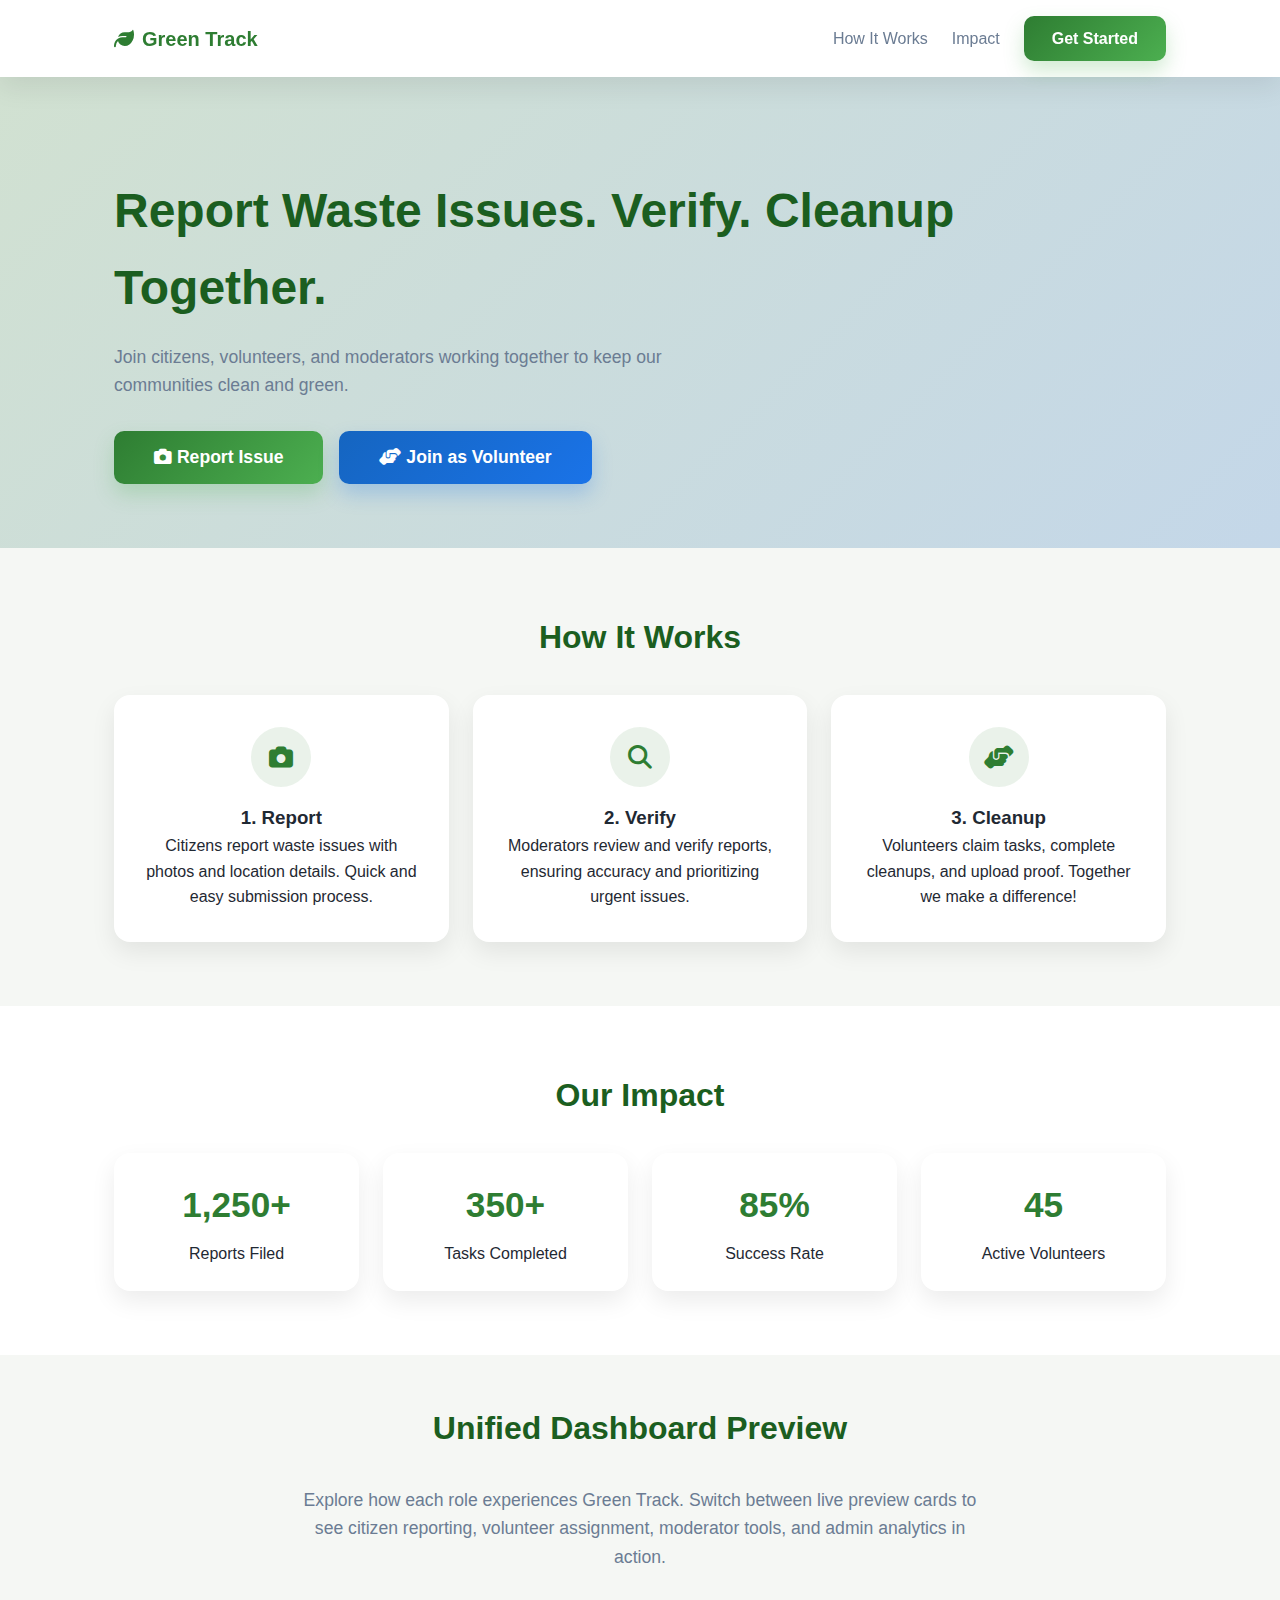
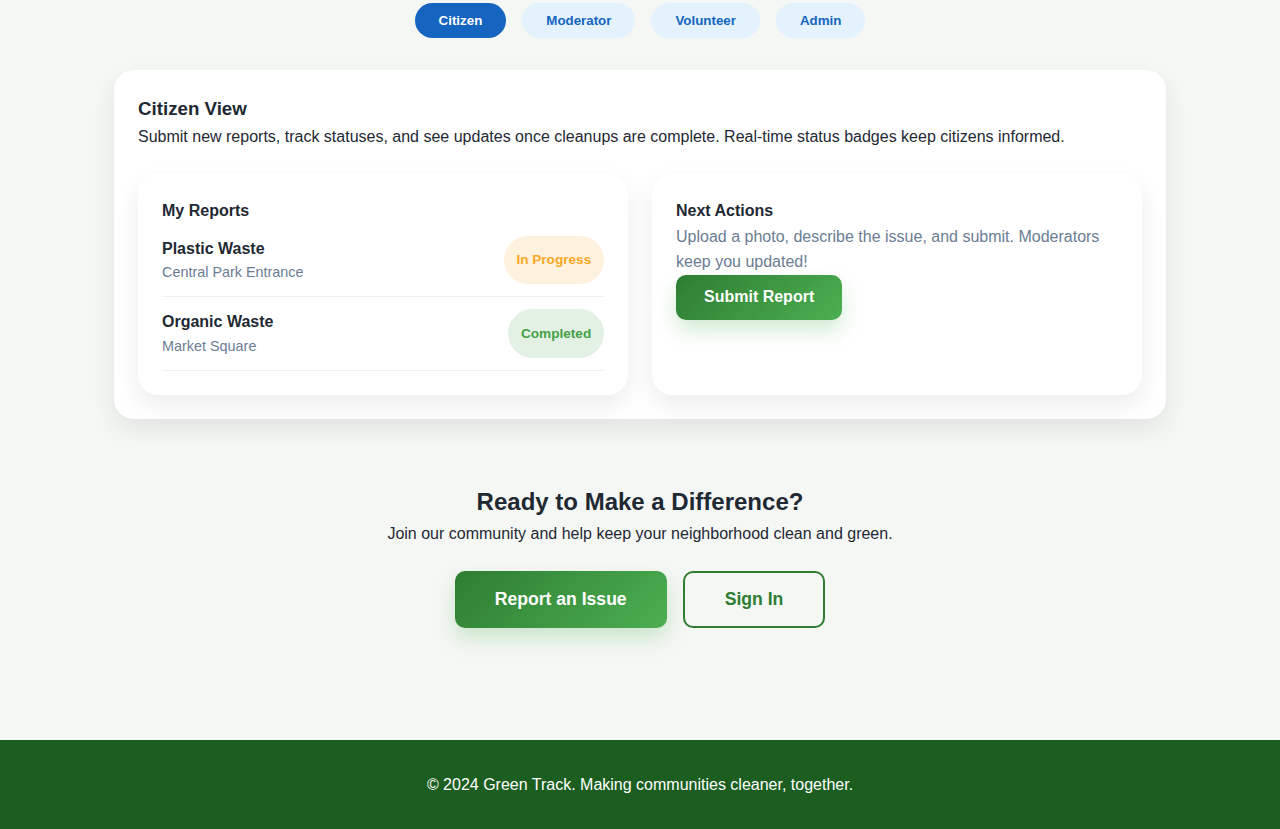
<file: frontend/index.html>
<!DOCTYPE html>
<html lang="en">
<head>
    <meta charset="UTF-8">
    <meta name="viewport" content="width=device-width, initial-scale=1.0">
    <title>Green Track - Report Waste Issues. Verify. Cleanup Together.</title>
    <link rel="stylesheet" href="https://cdnjs.cloudflare.com/ajax/libs/font-awesome/6.4.0/css/all.min.css">
    <link rel="stylesheet" href="css/style.css">
</head>
<body>
    <!-- Navigation -->
    <nav class="navbar">
        <div class="container">
            <div class="nav-brand">
                <i class="fas fa-leaf"></i>
                <span>Green Track</span>
            </div>
            <div class="nav-links">
                <a href="#how-it-works">How It Works</a>
                <a href="#stats">Impact</a>
                <button class="btn btn-primary" onclick="window.location.href='auth.html'">Get Started</button>
            </div>
        </div>
    </nav>

    <!-- Hero Section -->
    <section class="hero">
        <div class="container">
            <h1 class="hero-title">Report Waste Issues. Verify. Cleanup Together.</h1>
            <p class="hero-subtitle">Join citizens, volunteers, and moderators working together to keep our communities clean and green.</p>
            <div class="hero-cta">
                <button class="btn btn-large btn-primary" onclick="window.location.href='auth.html?action=register'">
                    <i class="fas fa-camera"></i> Report Issue
                </button>
                <button class="btn btn-large btn-secondary" onclick="window.location.href='auth.html?action=register&role=volunteer'">
                    <i class="fas fa-hands-helping"></i> Join as Volunteer
                </button>
            </div>
        </div>
    </section>

    <!-- How It Works Section -->
    <section id="how-it-works" class="how-it-works">
        <div class="container">
            <h2 class="section-title">How It Works</h2>
            <div class="steps">
                <div class="step-card">
                    <div class="step-icon">
                        <i class="fas fa-camera"></i>
                    </div>
                    <h3>1. Report</h3>
                    <p>Citizens report waste issues with photos and location details. Quick and easy submission process.</p>
                </div>
                <div class="step-card">
                    <div class="step-icon">
                        <i class="fas fa-search"></i>
                    </div>
                    <h3>2. Verify</h3>
                    <p>Moderators review and verify reports, ensuring accuracy and prioritizing urgent issues.</p>
                </div>
                <div class="step-card">
                    <div class="step-icon">
                        <i class="fas fa-hands-helping"></i>
                    </div>
                    <h3>3. Cleanup</h3>
                    <p>Volunteers claim tasks, complete cleanups, and upload proof. Together we make a difference!</p>
                </div>
            </div>
        </div>
    </section>

    <!-- Stats Section -->
    <section id="stats" class="stats">
        <div class="container">
            <h2 class="section-title">Our Impact</h2>
            <div class="stats-grid">
                <div class="stat-card">
                    <div class="stat-number" id="stat-reports">1,250+</div>
                    <div class="stat-label">Reports Filed</div>
                </div>
                <div class="stat-card">
                    <div class="stat-number" id="stat-tasks">350+</div>
                    <div class="stat-label">Tasks Completed</div>
                </div>
                <div class="stat-card">
                    <div class="stat-number" id="stat-success">85%</div>
                    <div class="stat-label">Success Rate</div>
                </div>
                <div class="stat-card">
                    <div class="stat-number" id="stat-volunteers">45</div>
                    <div class="stat-label">Active Volunteers</div>
                </div>
            </div>
        </div>
    </section>

    <!-- Dashboard Preview Section -->
    <section class="dashboard-tabs">
        <div class="container">
            <h2 class="section-title">Unified Dashboard Preview</h2>
            <p class="hero-subtitle" style="text-align:center;margin:0 auto 2rem;max-width:700px;">
                Explore how each role experiences Green Track. Switch between live preview cards to see citizen reporting, volunteer assignment, moderator tools, and admin analytics in action.
            </p>
            <div class="preview-tabs">
                <button class="preview-tab active" data-target="preview-citizen">Citizen</button>
                <button class="preview-tab" data-target="preview-moderator">Moderator</button>
                <button class="preview-tab" data-target="preview-volunteer">Volunteer</button>
                <button class="preview-tab" data-target="preview-admin">Admin</button>
            </div>
            <div class="preview-panel active" id="preview-citizen">
                <h3>Citizen View</h3>
                <p>Submit new reports, track statuses, and see updates once cleanups are complete. Real-time status badges keep citizens informed.</p>
                <div class="card-grid" style="margin-top:1.5rem;">
                    <div class="card">
                        <h4>My Reports</h4>
                        <div class="hotspot-item">
                            <div>
                                <strong>Plastic Waste</strong>
                                <p style="font-size:0.9rem;color:var(--muted);">Central Park Entrance</p>
                            </div>
                            <span class="status-badge status-in_progress">In Progress</span>
                        </div>
                        <div class="hotspot-item">
                            <div>
                                <strong>Organic Waste</strong>
                                <p style="font-size:0.9rem;color:var(--muted);">Market Square</p>
                            </div>
                            <span class="status-badge status-completed">Completed</span>
                        </div>
                    </div>
                    <div class="card">
                        <h4>Next Actions</h4>
                        <p style="color:var(--muted);">Upload a photo, describe the issue, and submit. Moderators keep you updated!</p>
                        <button class="btn btn-primary" onclick="window.location.href='report.html'">Submit Report</button>
                    </div>
                </div>
            </div>
            <div class="preview-panel" id="preview-volunteer">
                <h3>Volunteer View</h3>
                <p>Browse available tasks near you, claim, track progress, and upload proof photos after cleanup.</p>
                <div class="card-grid" style="margin-top:1.5rem;">
                    <div class="card">
                        <h4>Available Tasks</h4>
                        <div class="hotspot-item">
                            <div>
                                <strong>Illegal Dumping</strong>
                                <p style="font-size:0.9rem;color:var(--muted);">Downtown Alley</p>
                            </div>
                            <span class="badge">High Priority</span>
                        </div>
                        <button class="btn btn-secondary" style="width:100%;margin-top:1rem;">Claim Task</button>
                    </div>
                    <div class="card">
                        <h4>Progress Board</h4>
                        <p style="color:var(--muted);">Track tasks you've claimed. Update statuses to In Progress or Completed with one click.</p>
                    </div>
                </div>
            </div>
            <div class="preview-panel" id="preview-moderator">
                <h3>Moderator View</h3>
                <p>Moderators verify reports, assign volunteers, and add notes to keep operations aligned.</p>
                <div class="card-grid" style="margin-top:1.5rem;">
                    <div class="card">
                        <h4>Pending Queue</h4>
                        <div class="hotspot-item">
                            <div>
                                <strong>Hazardous Waste</strong>
                                <p style="font-size:0.9rem;color:var(--muted);">Playground</p>
                            </div>
                            <span class="status-badge status-pending">Pending</span>
                        </div>
                        <button class="btn btn-primary" style="width:100%;margin-top:1rem;">Review Report</button>
                    </div>
                    <div class="card">
                        <h4>Assignment Panel</h4>
                        <p style="color:var(--muted);">Assign verified reports to top volunteers and prioritize urgent cases.</p>
                    </div>
                </div>
            </div>
            <div class="preview-panel" id="preview-admin">
                <h3>Admin Analytics</h3>
                <p>Admins see system-wide statistics, volunteer participation, and location hotspots for proactive planning.</p>
                <div class="stats-grid" style="margin-top:1.5rem;">
                    <div class="stat-card">
                        <div class="stat-number">1,250+</div>
                        <div class="stat-label">Total Reports</div>
                    </div>
                    <div class="stat-card">
                        <div class="stat-number">85%</div>
                        <div class="stat-label">Success Rate</div>
                    </div>
                    <div class="stat-card">
                        <div class="stat-number">45</div>
                        <div class="stat-label">Active Volunteers</div>
                    </div>
                    <div class="stat-card">
                        <div class="stat-number">10</div>
                        <div class="stat-label">Hotspot Areas</div>
                    </div>
                </div>
            </div>
        </div>
    </section>

    <!-- CTA Section -->
    <section class="cta-section">
        <div class="container">
            <h2>Ready to Make a Difference?</h2>
            <p>Join our community and help keep your neighborhood clean and green.</p>
            <div class="cta-buttons">
                <button class="btn btn-large btn-primary" onclick="window.location.href='auth.html?action=register'">
                    Report an Issue
                </button>
                <button class="btn btn-large btn-outline" onclick="window.location.href='auth.html'">
                    Sign In
                </button>
            </div>
        </div>
    </section>

    <!-- Footer -->
    <footer class="footer">
        <div class="container">
            <p>&copy; 2024 Green Track. Making communities cleaner, together.</p>
        </div>
    </footer>

    <script src="js/main.js"></script>
</body>
</html>
</file>
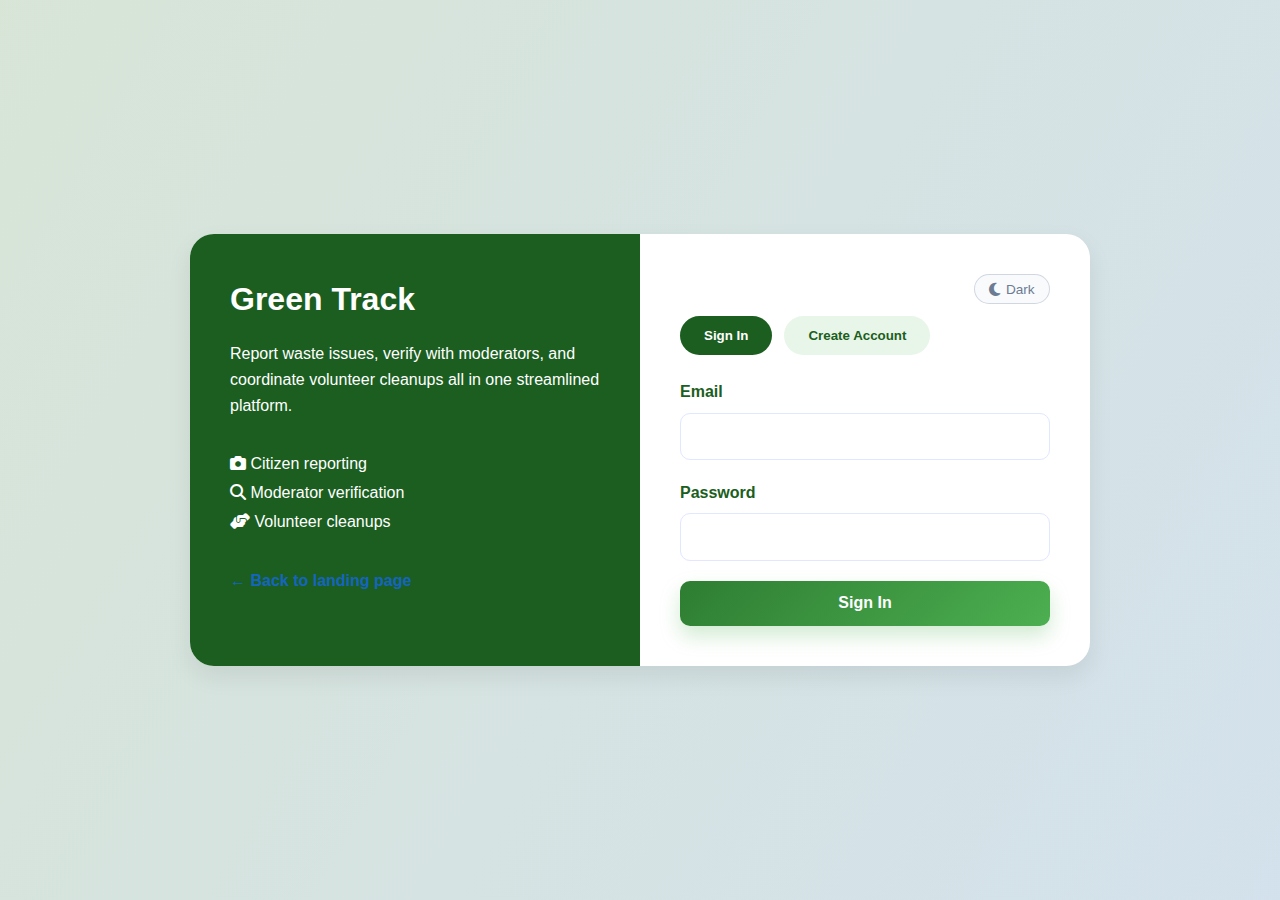
<file: frontend/auth.html>
<!DOCTYPE html>
<html lang="en">
<head>
    <meta charset="UTF-8">
    <meta name="viewport" content="width=device-width, initial-scale=1.0">
    <title>Green Track | Sign In / Sign Up</title>
    <link rel="stylesheet" href="https://cdnjs.cloudflare.com/ajax/libs/font-awesome/6.4.0/css/all.min.css">
    <link rel="stylesheet" href="css/style.css">
</head>
<body>
    <div class="auth-page">
        <div class="auth-card">
            <div class="auth-intro">
                <h1>Green Track</h1>
                <p style="margin: 1rem 0 2rem;">Report waste issues, verify with moderators, and coordinate volunteer cleanups all in one streamlined platform.</p>
                <ul style="list-style:none;padding:0;margin:0;line-height:1.8;">
                    <li><i class="fas fa-camera"></i> Citizen reporting</li>
                    <li><i class="fas fa-search"></i> Moderator verification</li>
                    <li><i class="fas fa-hands-helping"></i> Volunteer cleanups</li>
                </ul>
                <div style="margin-top:2rem;">
                    <a class="link" href="index.html">&larr; Back to landing page</a>
                </div>
            </div>
            <div class="auth-form">
                <div style="display:flex;justify-content:flex-end;margin-bottom:0.75rem;">
                    <button class="theme-toggle" id="theme-toggle-auth">
                        <i class="fas fa-moon"></i>
                        <span>Dark</span>
                    </button>
                </div>
                <div id="auth-alert"></div>
                <div class="tab-buttons" style="margin-bottom:1.5rem;">
                    <button class="tab-button active" data-form="login-form">Sign In</button>
                    <button class="tab-button" data-form="register-form">Create Account</button>
                </div>
                <form id="login-form">
                    <div class="form-group">
                        <label for="login-email">Email</label>
                        <input type="email" id="login-email" class="form-control" required>
                    </div>
                    <div class="form-group">
                        <label for="login-password">Password</label>
                        <input type="password" id="login-password" class="form-control" required>
                    </div>
                    <button type="submit" class="btn btn-primary" style="width:100%;">Sign In</button>
                </form>

                    <form id="register-form" style="display:none;">
                    <div class="form-group">
                        <label for="register-name">Full Name</label>
                        <input type="text" id="register-name" class="form-control" required>
                    </div>
                    <div class="form-group">
                        <label for="register-email">Email</label>
                        <input type="email" id="register-email" class="form-control" required>
                    </div>
                    <div class="form-group">
                        <label for="register-password">Password</label>
                        <input type="password" id="register-password" class="form-control" required>
                    </div>
                    <div class="form-group">
                        <label for="register-role">Role</label>
                        <select id="register-role" class="form-control">
                            <option value="citizen">Citizen</option>
                            <option value="volunteer">Volunteer</option>
                        </select>
                    </div>
                    <button type="submit" class="btn btn-secondary" style="width:100%;">Create Account</button>
                </form>
            </div>
        </div>
    </div>
    <script src="js/auth.js"></script>
</body>
</html>
</file>
<file: frontend/css/style.css>
/* Green Track Styles */

:root {
    --green-dark: #1b5e20;
    --green: #2e7d32;
    --green-light: #4caf50;
    --blue: #1565c0;
    --bg: #f5f7f4;
    --text: #1f2933;
    --muted: #6b7c93;
    --card-bg: #ffffff;
    --pending: #e53935;
    --in-progress: #f9a825;
    --completed: #43a047;
    --shadow: 0 10px 25px rgba(0, 0, 0, 0.08);
}

/* Dark theme overrides */
[data-theme="dark"] {
    --bg: #0b1720;
    --text: #e5edf5;
    --muted: #94a3b8;
    --card-bg: #0f1922;
    --shadow: 0 18px 40px rgba(0, 0, 0, 0.6);
}

* {
    box-sizing: border-box;
    margin: 0;
    padding: 0;
    font-family: 'Segoe UI', Tahoma, Geneva, Verdana, sans-serif;
}

body {
    background: var(--bg);
    color: var(--text);
    line-height: 1.6;
    transition: background 0.25s ease, color 0.25s ease;
}

.container {
    max-width: 1100px;
    margin: 0 auto;
    padding: 0 1.5rem;
}

.navbar {
    position: sticky;
    top: 0;
    background: rgba(255, 255, 255, 0.95);
    box-shadow: var(--shadow);
    z-index: 10;
    backdrop-filter: blur(16px);
}

[data-theme="dark"] .navbar {
    background: rgba(15, 23, 42, 0.96);
}

.navbar .container {
    display: flex;
    align-items: center;
    justify-content: space-between;
    padding: 1rem 1.5rem;
}

.nav-brand {
    display: flex;
    align-items: center;
    gap: 0.5rem;
    font-size: 1.25rem;
    font-weight: 600;
    color: var(--green);
}

.nav-links {
    display: flex;
    align-items: center;
    gap: 1.5rem;
}

.nav-links a {
    text-decoration: none;
    color: var(--muted);
    font-weight: 500;
    transition: color 0.3s ease;
}

.nav-links a:hover {
    color: var(--green);
}

.theme-toggle {
    display: inline-flex;
    align-items: center;
    gap: 0.35rem;
    padding: 0.4rem 0.9rem;
    border-radius: 999px;
    border: 1px solid rgba(148, 163, 184, 0.4);
    background: rgba(248, 250, 252, 0.9);
    color: var(--muted);
    font-size: 0.85rem;
    cursor: pointer;
    transition: background 0.2s ease, color 0.2s ease, border 0.2s ease;
}

.theme-toggle i {
    font-size: 0.95rem;
}

[data-theme="dark"] .theme-toggle {
    background: rgba(15, 23, 42, 0.9);
    border-color: rgba(51, 65, 85, 0.9);
    color: #e2e8f0;
}

.hero {
    padding: 6rem 0 4rem;
    background: linear-gradient(135deg, rgba(46, 125, 50, 0.18), rgba(21, 101, 192, 0.22));
}

[data-theme="dark"] .hero {
    background: radial-gradient(circle at top left, rgba(76, 175, 80, 0.35), transparent 55%),
                radial-gradient(circle at bottom right, rgba(21, 101, 192, 0.4), transparent 55%),
                #020617;
}

.hero-title {
    font-size: clamp(2rem, 4vw, 3rem);
    margin-bottom: 1rem;
    color: var(--green-dark);
}

.hero-subtitle {
    font-size: 1.1rem;
    max-width: 600px;
    margin-bottom: 2rem;
    color: var(--muted);
}

.hero-cta {
    display: flex;
    flex-wrap: wrap;
    gap: 1rem;
}

.btn {
    border: none;
    border-radius: 10px;
    padding: 0.85rem 1.75rem;
    font-size: 1rem;
    font-weight: 600;
    cursor: pointer;
    transition: transform 0.2s ease, box-shadow 0.2s ease;
}

.btn-large {
    padding: 1rem 2.5rem;
    font-size: 1.1rem;
}

.btn-primary {
    background: linear-gradient(135deg, var(--green), var(--green-light));
    color: #fff;
    box-shadow: 0 10px 20px rgba(76, 175, 80, 0.25);
}

.btn-secondary {
    background: linear-gradient(135deg, var(--blue), #1a73e8);
    color: #fff;
    box-shadow: 0 10px 20px rgba(26, 115, 232, 0.25);
}

.btn-outline {
    border: 2px solid var(--green);
    background: transparent;
    color: var(--green);
}

.btn:hover {
    transform: translateY(-2px);
    box-shadow: var(--shadow);
}

.section-title {
    text-align: center;
    font-size: 2rem;
    color: var(--green-dark);
    margin-bottom: 2rem;
}

.how-it-works {
    padding: 4rem 0;
}

.steps {
    display: grid;
    grid-template-columns: repeat(auto-fit, minmax(240px, 1fr));
    gap: 1.5rem;
}

.step-card {
    background: var(--card-bg);
    border-radius: 16px;
    padding: 2rem;
    text-align: center;
    box-shadow: var(--shadow);
    transition: transform 0.3s ease;
}

.step-card:hover {
    transform: translateY(-5px);
}

.step-icon {
    width: 60px;
    height: 60px;
    margin: 0 auto 1rem;
    border-radius: 50%;
    background: rgba(46, 125, 50, 0.1);
    display: flex;
    align-items: center;
    justify-content: center;
    font-size: 1.5rem;
    color: var(--green);
}

.stats {
    padding: 4rem 0;
    background: #fff;
}

[data-theme="dark"] .stats {
    background: #020617;
}

.stats-grid {
    display: grid;
    grid-template-columns: repeat(auto-fit, minmax(180px, 1fr));
    gap: 1.5rem;
}

.stat-card {
    background: var(--card-bg);
    border-radius: 16px;
    padding: 1.5rem;
    text-align: center;
    box-shadow: var(--shadow);
}

.stat-number {
    font-size: 2.2rem;
    font-weight: 700;
    color: var(--green);
    margin-bottom: 0.5rem;
}

.cta-section {
    padding: 4rem 0;
    text-align: center;
}

.cta-buttons {
    margin-top: 1.5rem;
    display: flex;
    gap: 1rem;
    justify-content: center;
    flex-wrap: wrap;
}

.footer {
    background: var(--green-dark);
    color: #fff;
    text-align: center;
    padding: 2rem 0;
    margin-top: 3rem;
}

/* Auth page */
.auth-page {
    min-height: 100vh;
    display: flex;
    align-items: center;
    justify-content: center;
    padding: 2rem;
    background: linear-gradient(120deg, rgba(46, 125, 50, 0.15), rgba(21, 101, 192, 0.15));
}

.auth-card {
    background: var(--card-bg);
    width: 100%;
    max-width: 900px;
    border-radius: 24px;
    box-shadow: var(--shadow);
    display: grid;
    grid-template-columns: repeat(auto-fit, minmax(320px, 1fr));
}

.auth-intro {
    background: var(--green-dark);
    color: #fff;
    padding: 2.5rem;
    border-radius: 24px 0 0 24px;
}

.auth-form {
    padding: 2.5rem;
}

.form-group {
    margin-bottom: 1.25rem;
}

.form-group label {
    display: block;
    font-weight: 600;
    margin-bottom: 0.5rem;
    color: var(--green-dark);
}

.form-control, select {
    width: 100%;
    padding: 0.85rem 1rem;
    border: 1px solid #e0e7ff;
    border-radius: 10px;
    font-size: 1rem;
    transition: border 0.2s ease, box-shadow 0.2s ease;
}

.form-control:focus, select:focus {
    outline: none;
    border-color: var(--green);
    box-shadow: 0 0 0 3px rgba(76, 175, 80, 0.15);
}

.link {
    color: var(--blue);
    text-decoration: none;
    font-weight: 600;
}

.link:hover {
    text-decoration: underline;
}

/* Dashboard */
.dashboard {
    padding: 1.5rem;
}

.dashboard-header {
    display: flex;
    flex-wrap: wrap;
    gap: 1rem;
    align-items: center;
    justify-content: space-between;
    margin-bottom: 2rem;
}

.tab-buttons {
    display: flex;
    flex-wrap: wrap;
    gap: 0.75rem;
}

.tab-button {
    border: none;
    padding: 0.75rem 1.5rem;
    border-radius: 999px;
    background: #e8f5e9;
    color: var(--green-dark);
    cursor: pointer;
    transition: all 0.2s ease;
    font-weight: 600;
}

.tab-button.active {
    background: var(--green-dark);
    color: #fff;
}

.tab-content {
    display: none;
}

.tab-content.active {
    display: block;
}

.card-grid {
    display: grid;
    gap: 1.5rem;
    grid-template-columns: repeat(auto-fit, minmax(260px, 1fr));
}

.card {
    background: var(--card-bg);
    border-radius: 20px;
    padding: 1.5rem;
    box-shadow: var(--shadow);
}

.status-badge {
    display: inline-flex;
    align-items: center;
    gap: 0.3rem;
    font-size: 0.85rem;
    font-weight: 600;
    padding: 0.3rem 0.8rem;
    border-radius: 999px;
    text-transform: capitalize;
}

.status-pending {
    background: rgba(229, 57, 53, 0.1);
    color: var(--pending);
}

.status-in_progress {
    background: rgba(249, 168, 37, 0.15);
    color: var(--in-progress);
}

.status-completed {
    background: rgba(67, 160, 71, 0.15);
    color: var(--completed);
}

.status-valid {
    background: rgba(21, 101, 192, 0.1);
    color: var(--blue);
}

.table {
    width: 100%;
    border-collapse: collapse;
    margin-top: 1rem;
}

.table th,
.table td {
    padding: 0.85rem;
    text-align: left;
    border-bottom: 1px solid #f0f0f0;
}

.table th {
    background: #f8fafc;
    font-weight: 600;
    color: var(--muted);
}

.photo-thumb {
    width: 60px;
    height: 60px;
    object-fit: cover;
    border-radius: 10px;
    box-shadow: var(--shadow);
}

.hotspot-list {
    list-style: none;
    margin-top: 1rem;
}

.hotspot-item {
    display: flex;
    justify-content: space-between;
    padding: 0.75rem 0;
    border-bottom: 1px solid #f0f0f0;
}

.dashboard-tabs {
    margin-top: 3rem;
}

.preview-tabs {
    display: flex;
    justify-content: center;
    gap: 1rem;
    margin-bottom: 2rem;
}

.preview-tab {
    border: none;
    padding: 0.65rem 1.5rem;
    border-radius: 999px;
    background: #e3f2fd;
    color: var(--blue);
    font-weight: 600;
    cursor: pointer;
}

.preview-tab.active {
    background: var(--blue);
    color: #fff;
}

.preview-panel {
    display: none;
    padding: 1.5rem;
    border-radius: 20px;
    background: var(--card-bg);
    box-shadow: var(--shadow);
}

.preview-panel.active {
    display: block;
}

.badge {
    display: inline-block;
    padding: 0.25rem 0.75rem;
    border-radius: 999px;
    background: #e8f5e9;
    color: var(--green-dark);
    font-size: 0.85rem;
    font-weight: 600;
}

.form-inline {
    display: flex;
    gap: 1rem;
    flex-wrap: wrap;
}

.task-actions {
    display: flex;
    gap: 0.5rem;
    flex-wrap: wrap;
    margin-top: 0.5rem;
}

.task-actions button {
    flex: 1;
}

.alert {
    padding: 0.75rem 1rem;
    border-radius: 10px;
    margin-bottom: 1rem;
    font-weight: 600;
}

.alert-success {
    background: rgba(76, 175, 80, 0.15);
    color: var(--green);
}

.alert-error {
    background: rgba(229, 57, 53, 0.15);
    color: var(--pending);
}

@media (max-width: 768px) {
    .navbar .container {
        flex-direction: column;
        gap: 1rem;
    }

    .hero {
        padding: 4rem 0 3rem;
    }

    .auth-card {
        grid-template-columns: 1fr;
    }

    .auth-intro {
        border-radius: 24px 24px 0 0;
    }

    .tab-buttons {
        width: 100%;
    }

    .tab-button {
        flex: 1;
        text-align: center;
    }
}
</file>
